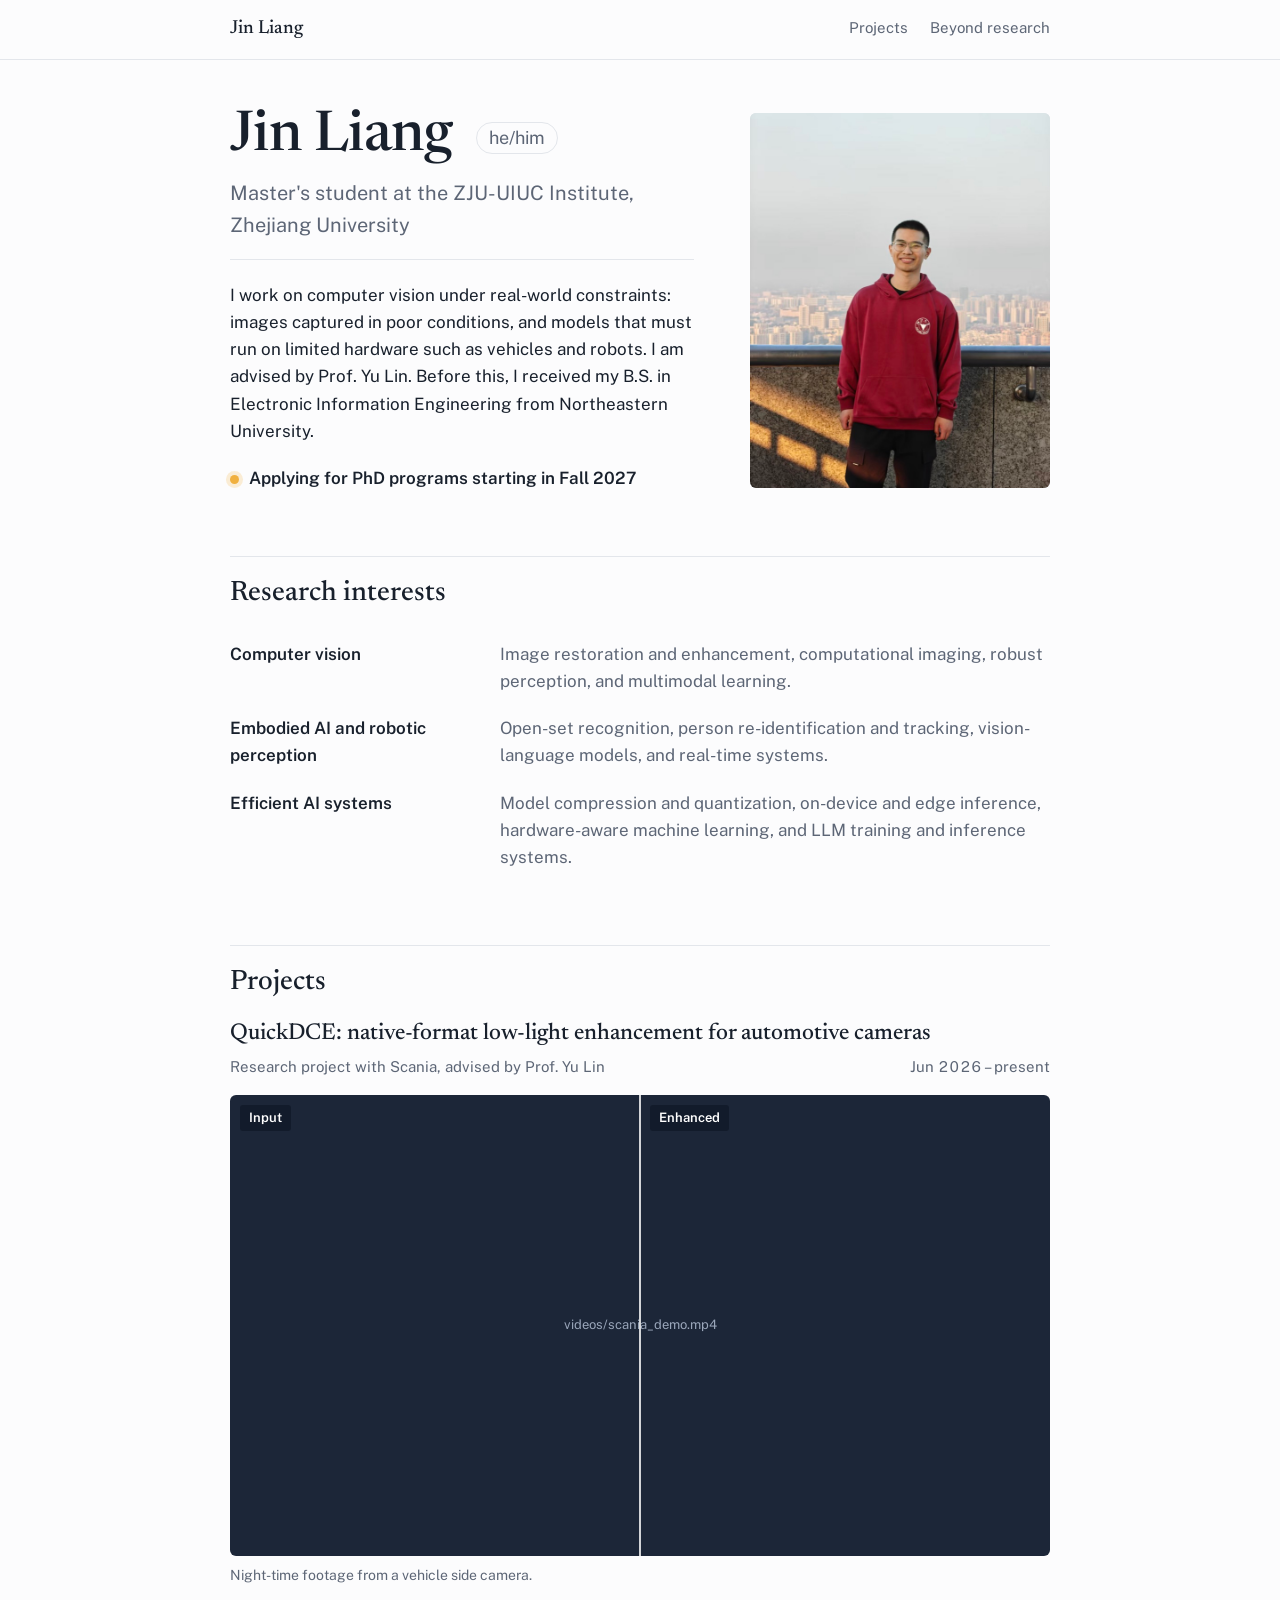
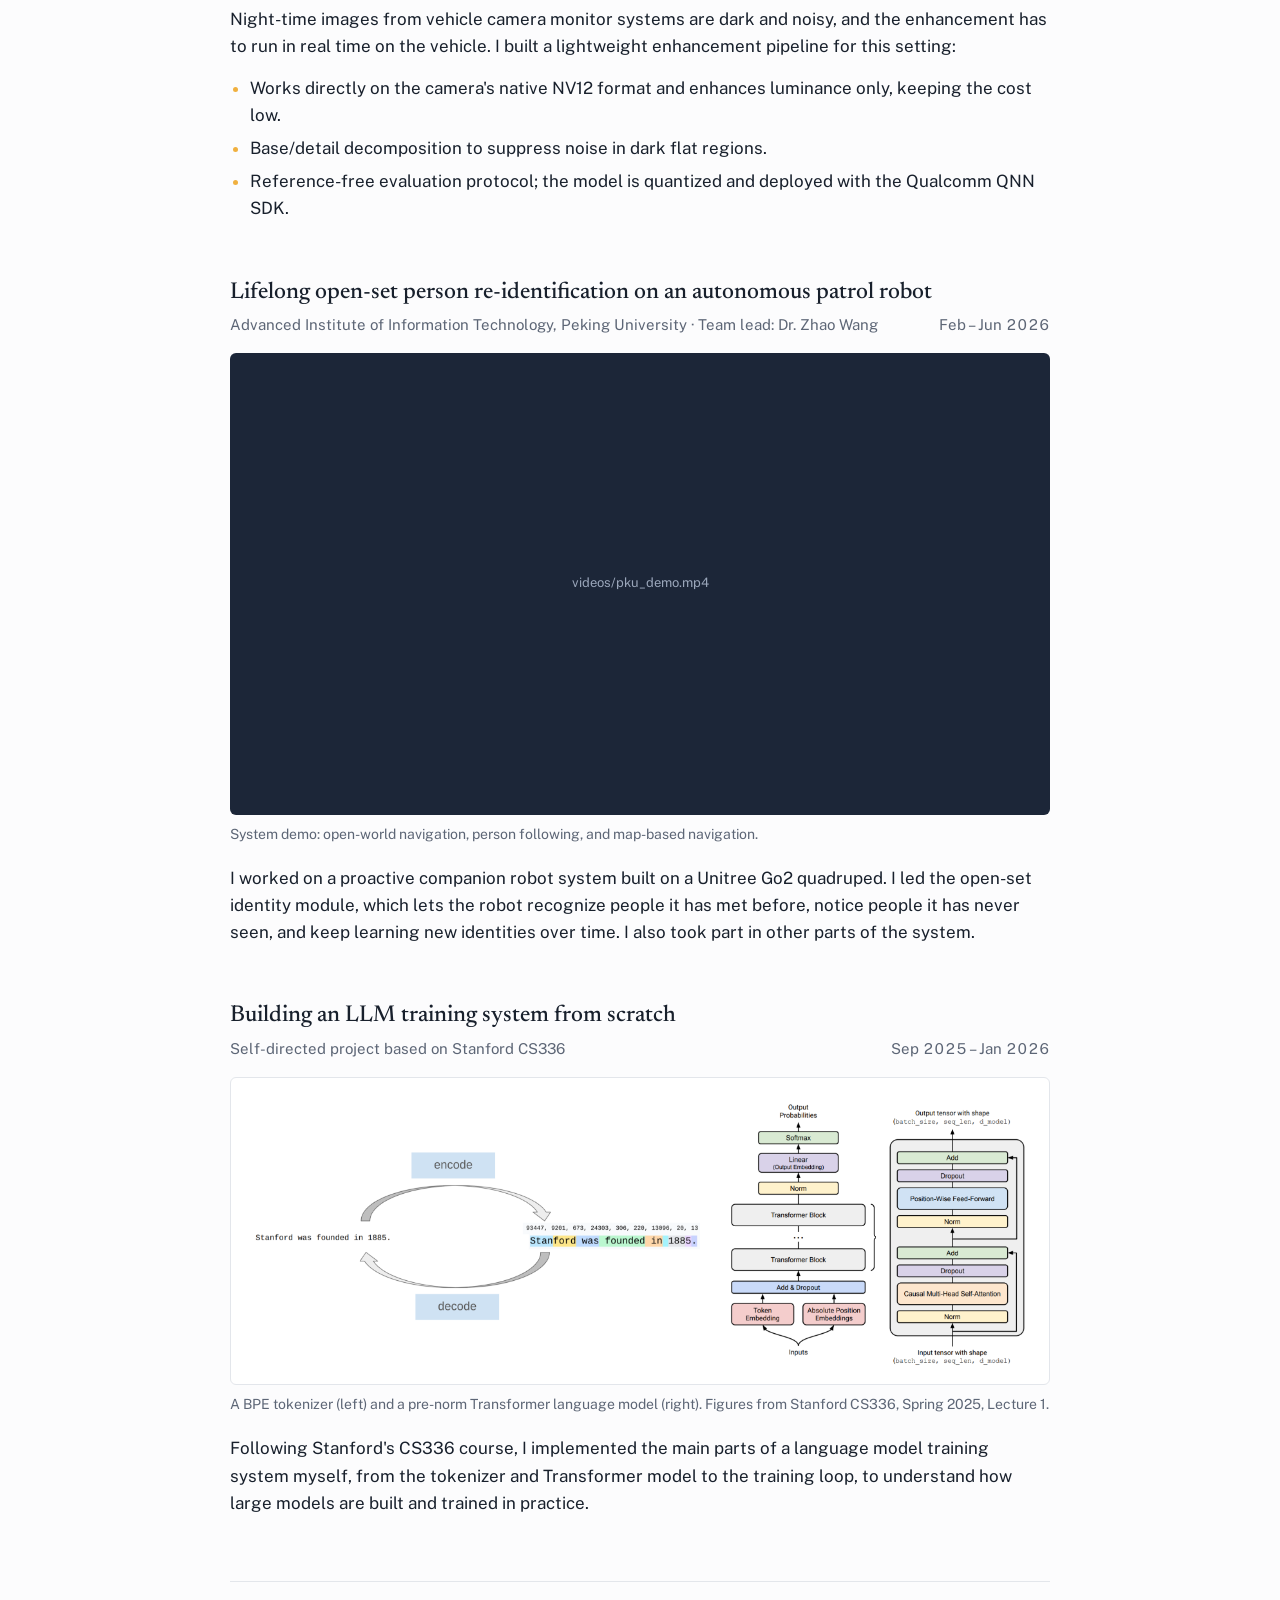
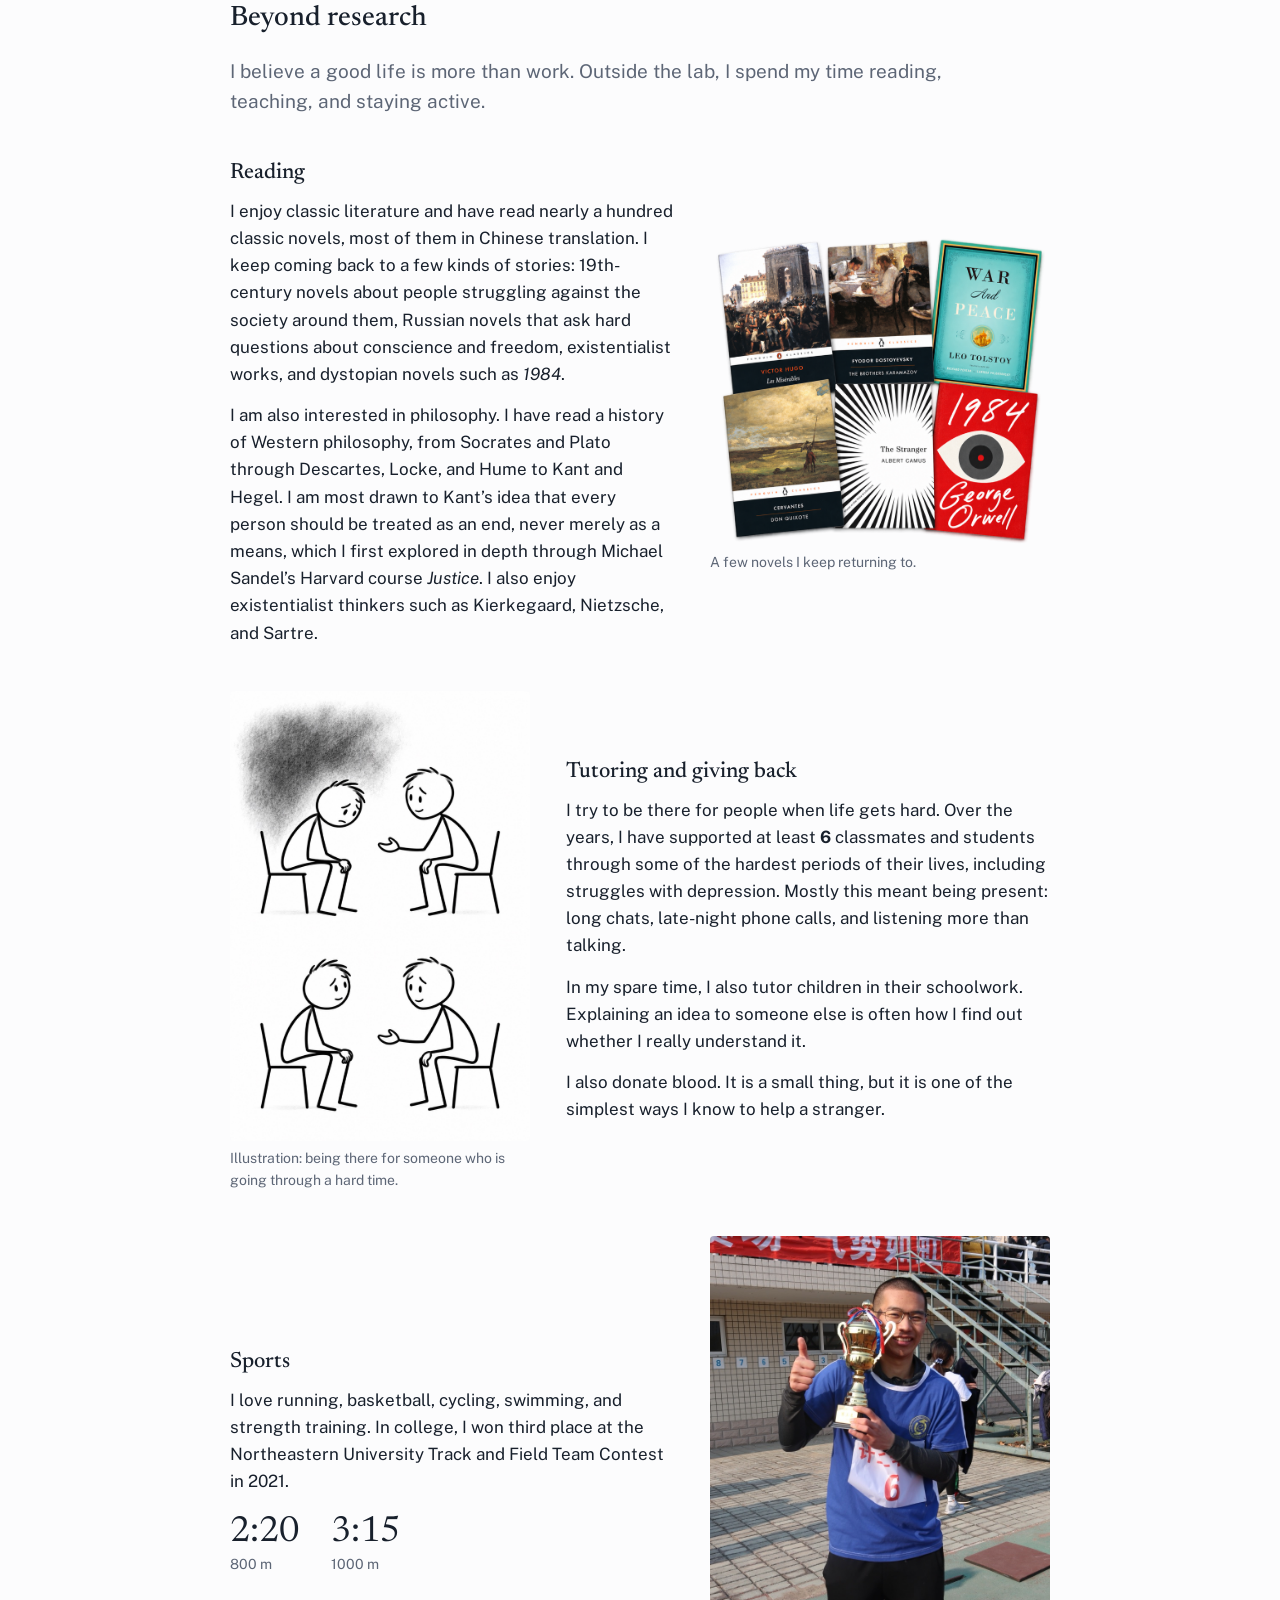
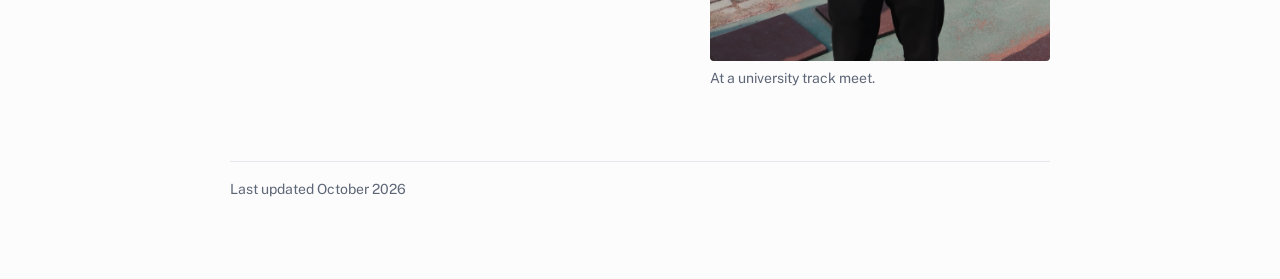
<file: index.html>
<!DOCTYPE html>
<html lang="en">
<head>
<meta charset="utf-8">
<meta name="viewport" content="width=device-width, initial-scale=1">
<meta name="robots" content="noindex, nofollow">
<title>Jin Liang</title>
<meta name="description" content="Jin Liang, master's student in computer vision at the ZJU-UIUC Institute, Zhejiang University.">
<link rel="preconnect" href="https://fonts.googleapis.com">
<link rel="preconnect" href="https://fonts.gstatic.com" crossorigin>
<link href="https://fonts.googleapis.com/css2?family=Newsreader:opsz,wght@6..72,400;6..72,500;6..72,600&family=Public+Sans:ital,wght@0,400;0,600;1,400&display=swap" rel="stylesheet">
<link rel="stylesheet" href="style.css">
</head>
<body>

<header class="topbar">
  <div class="topbar-inner">
    <a class="wordmark" href="#top">Jin Liang</a>
    <nav class="nav" aria-label="Main">
      <a href="#projects">Projects</a>
      <a href="#beyond">Beyond research</a>
    </nav>
  </div>
</header>

<main class="page" id="top">

  <!-- ===== About ===== -->
  <section class="intro">
    <div class="intro-text">
      <h1>Jin Liang <span class="pronouns">he/him</span></h1>
      <p class="role">
        Master's student at the ZJU-UIUC Institute, Zhejiang University
      </p>
      <p>
        I work on computer vision under real-world constraints: images captured in poor
        conditions, and models that must run on limited hardware such as vehicles and
        robots. I am advised by Prof. Yu Lin. Before this, I received my B.S. in
        Electronic Information Engineering from Northeastern University.
      </p>
      <p class="status"><span class="lamp" aria-hidden="true"></span>Applying for PhD programs starting in Fall 2027</p>
    </div>
    <img class="avatar" src="images/avatar_full.jpg" alt="Photo of Jin Liang">
  </section>

  <!-- ===== Research Interests ===== -->
  <section>
    <h2>Research interests</h2>
    <dl class="interests">
      <div>
        <dt>Computer vision</dt>
        <dd>Image restoration and enhancement, computational imaging, robust perception, and multimodal learning.</dd>
      </div>
      <div>
        <dt>Embodied AI and robotic perception</dt>
        <dd>Open-set recognition, person re-identification and tracking, vision-language models, and real-time systems.</dd>
      </div>
      <div>
        <dt>Efficient AI systems</dt>
        <dd>Model compression and quantization, on-device and edge inference, hardware-aware machine learning, and LLM training and inference systems.</dd>
      </div>
    </dl>
  </section>

  <!-- ===== Projects ===== -->
  <section id="projects">
    <h2>Projects</h2>

    <article class="project">
      <h3>QuickDCE: native-format low-light enhancement for automotive cameras</h3>
      <p class="meta"><span>Research project with Scania, advised by Prof. Yu Lin</span><span class="date">Jun 2026 – present</span></p>

      <figure class="demo">
        <div class="demo-frame split">
          <video src="videos/scania_demo.mp4" poster="images/scania_demo.jpg"
                 autoplay muted loop playsinline preload="metadata"
                 aria-label="Side-by-side video: original night footage on the left, enhanced on the right"></video>
          <span class="demo-label left">Input</span>
          <span class="demo-label right">Enhanced</span>
        </div>
        <figcaption>Night-time footage from a vehicle side camera.</figcaption>
      </figure>

      <p>
        Night-time images from vehicle camera monitor systems are dark and noisy, and the
        enhancement has to run in real time on the vehicle. I built a lightweight
        enhancement pipeline for this setting:
      </p>
      <ul>
        <li>Works directly on the camera's native NV12 format and enhances luminance only, keeping the cost low.</li>
        <li>Base/detail decomposition to suppress noise in dark flat regions.</li>
        <li>Reference-free evaluation protocol; the model is quantized and deployed with the Qualcomm QNN SDK.</li>
      </ul>
    </article>

    <article class="project">
      <h3>Lifelong open-set person re-identification on an autonomous patrol robot</h3>
      <p class="meta"><span>Advanced Institute of Information Technology, Peking University · Team lead: Dr. Zhao Wang</span><span class="date">Feb – Jun 2026</span></p>

      <figure class="demo">
        <div class="demo-frame">
          <video src="videos/pku_demo.mp4" poster="images/pku_demo.jpg"
                 autoplay muted loop playsinline preload="metadata"
                 aria-label="System demo of the companion robot"></video>
        </div>
        <figcaption>System demo: open-world navigation, person following, and map-based navigation.</figcaption>
      </figure>

      <p>
        I worked on a proactive companion robot system built on a Unitree Go2 quadruped.
        I led the open-set identity module, which lets the robot recognize people it has
        met before, notice people it has never seen, and keep learning new identities
        over time. I also took part in other parts of the system.
      </p>
    </article>

    <article class="project">
      <h3>Building an LLM training system from scratch</h3>
      <p class="meta"><span>Self-directed project based on Stanford CS336</span><span class="date">Sep 2025 – Jan 2026</span></p>

      <figure class="demo">
        <div class="figure-pair">
          <img src="images/cs336_tokenizer.png" alt="Byte-pair tokenizer: a sentence is encoded into token IDs and decoded back to text">
          <img src="images/cs336_transformer.png" alt="Transformer language model architecture and the structure of one pre-norm block">
        </div>
        <figcaption>A BPE tokenizer (left) and a pre-norm Transformer language model (right). Figures from Stanford CS336, Spring 2025, Lecture 1.</figcaption>
      </figure>

      <p>
        Following Stanford's CS336 course, I implemented the main parts of a language
        model training system myself, from the tokenizer and Transformer model to the
        training loop, to understand how large models are built and trained in practice.
      </p>
    </article>
  </section>

  <!-- ===== Beyond research ===== -->
  <section id="beyond" class="beyond">
    <h2>Beyond research</h2>
    <p class="page-lede">
      I believe a good life is more than work. Outside the lab, I spend my time reading,
      teaching, and staying active.
    </p>

    <!-- Reading: text left, bookshelf right -->
    <div class="story">
      <div class="story-text">
        <h3>Reading</h3>
        <p>
          I enjoy classic literature and have read nearly a hundred classic novels, most
          of them in Chinese translation. I keep coming back to a few kinds of stories:
          19th-century novels about people struggling against the society around them,
          Russian novels that ask hard questions about conscience and freedom,
          existentialist works, and dystopian novels such as <cite>1984</cite>.
        </p>
        <p>
          I am also interested in philosophy. I have read a history of Western philosophy,
          from Socrates and Plato through Descartes, Locke, and Hume to Kant and Hegel.
          I am most drawn to Kant’s idea that every person should be treated as an end,
          never merely as a means, which I first explored in depth through Michael
          Sandel’s Harvard course <em>Justice</em>. I also enjoy existentialist thinkers
          such as Kierkegaard, Nietzsche, and Sartre.
        </p>
      </div>
      <figure class="story-photo books">
        <img src="images/life/books.png" alt="Covers of Les Misérables, The Brothers Karamazov, War and Peace, Don Quixote, The Stranger and 1984">
        <figcaption>A few novels I keep returning to.</figcaption>
      </figure>
    </div>

    <!-- Tutoring: illustration left, text right -->
    <div class="story flip">
      <div class="story-text">
        <h3>Tutoring and giving back</h3>
        <p>
          I try to be there for people when life gets hard. Over the years, I have
          supported at least <strong>6</strong> classmates and students through some of the hardest
          periods of their lives, including struggles with depression. Mostly this meant
          being present: long chats, late-night phone calls, and listening more than talking.
        </p>
        <p>
          In my spare time, I also tutor children in their schoolwork. Explaining an idea to
          someone else is often how I find out whether I really understand it.
        </p>
        <p>
          I also donate blood. It is a small thing, but it is one of the simplest ways I
          know to help a stranger.
        </p>
      </div>
      <figure class="story-photo illustration">
        <img src="images/life/support.jpg" alt="Two-panel line drawing: one person sits slumped under a dark cloud while a friend talks with him; in the second panel the cloud is gone and both are smiling">
        <figcaption>Illustration: being there for someone who is going through a hard time.</figcaption>
      </figure>
    </div>

    <!-- Sports: text left, photo right -->
    <div class="story">
      <div class="story-text">
        <h3>Sports</h3>
        <p>
          I love running, basketball, cycling, swimming, and strength training. In
          college, I won third place at the Northeastern University Track and Field Team Contest in 2021.
        </p>
        <dl class="times">
          <div><dt>800 m</dt><dd>2:20</dd></div>
          <div><dt>1000 m</dt><dd>3:15</dd></div>
        </dl>
      </div>
      <figure class="story-photo">
        <img src="images/life/sports.jpg" alt="Jin Liang holding a trophy at a university track meet">
        <figcaption>At a university track meet.</figcaption>
      </figure>
    </div>
  </section>

  <footer>
    <p>Last updated October 2026</p>
  </footer>

</main>
<script src="placeholder.js"></script>
</body>
</html>
</file>
<file: style.css>
/* Palette: cool paper, night-ink, and one sodium-streetlight amber,
   taken from the low-light driving footage the page leads with. */
:root {
  --paper: #fcfcfd;
  --ink: #18202c;
  --muted: #5d6676;
  --rule: #e3e6eb;
  --night: #0e1726;
  --lamp: #f0b03f;
  --link: #24479f;
  --serif: "Newsreader", Georgia, "Times New Roman", serif;
  --sans: "Public Sans", -apple-system, "Segoe UI", Helvetica, Arial, sans-serif;
}

* { box-sizing: border-box; }

html { -webkit-text-size-adjust: 100%; }

body {
  margin: 0;
  background: var(--paper);
  color: var(--ink);
  font-family: var(--sans);
  font-size: 17px;
  line-height: 1.6;
}

a { color: var(--link); text-decoration: underline; text-decoration-thickness: 1px; text-underline-offset: 3px; }
a:hover { text-decoration-color: var(--lamp); text-decoration-thickness: 2px; }
a:focus-visible, video:focus-visible { outline: 2px solid var(--link); outline-offset: 3px; border-radius: 2px; }

/* ---------- Top bar ---------- */
.topbar { border-bottom: 1px solid var(--rule); }
.topbar-inner {
  max-width: 860px;
  margin: 0 auto;
  padding: 14px 20px;
  display: flex;
  align-items: baseline;
  justify-content: space-between;
  gap: 16px;
}
.wordmark {
  font-family: var(--serif);
  font-size: 19px;
  font-weight: 500;
  color: var(--ink);
  text-decoration: none;
}
.nav { display: flex; gap: 22px; font-size: 15px; }
.nav a { color: var(--muted); text-decoration: none; padding-bottom: 3px; border-bottom: 2px solid transparent; }
.nav a:hover { color: var(--ink); }
.nav a[aria-current="page"] { color: var(--ink); border-bottom-color: var(--lamp); }

/* ---------- Page ---------- */
.page {
  max-width: 860px;
  margin: 0 auto;
  padding: 48px 20px 64px;
}

h1, h2, h3 { font-family: var(--serif); font-weight: 500; color: var(--ink); }

h1 {
  font-size: 46px;
  line-height: 1.05;
  letter-spacing: -0.01em;
  margin: 0 0 6px;
}

h2 {
  font-size: 28px;
  line-height: 1.2;
  margin: 64px 0 20px;
  padding-top: 20px;
  border-top: 1px solid var(--rule);
}

h3 {
  font-size: 23px;
  line-height: 1.25;
  margin: 0 0 6px;
}

p { margin: 0 0 14px; }

/* ---------- Intro ---------- */
.intro {
  display: grid;
  grid-template-columns: 1fr 300px;
  gap: 56px;
  align-items: center;
}
.intro h1 { font-size: 56px; margin-bottom: 10px; }
.intro-text > p:not(.role):not(.status) { max-width: 52ch; }
.role {
  font-size: 20px;
  color: var(--muted);
  margin-bottom: 22px;
  padding-bottom: 18px;
  border-bottom: 1px solid var(--rule);
}
.pronouns {
  display: inline-block;
  margin-left: 12px;
  padding: 1px 12px;
  border: 1px solid var(--rule);
  border-radius: 999px;
  font-family: var(--sans);
  font-size: 18px;
  font-weight: 400;
  line-height: 1.6;
  letter-spacing: 0;
  color: var(--muted);
  white-space: nowrap;
  vertical-align: middle;
}
.status {
  display: inline-flex;
  align-items: flex-start;
  gap: 10px;
  margin: 6px 0 0;
  font-weight: 600;
}
.lamp {
  width: 9px;
  height: 9px;
  border-radius: 50%;
  background: var(--lamp);
  box-shadow: 0 0 0 4px rgba(240, 176, 63, 0.22);
  flex-shrink: 0;
  margin-top: 0.6em;
}
.avatar {
  width: 300px;
  aspect-ratio: 4 / 5;
  object-fit: cover;
  object-position: center 35%;
  display: block;
  border-radius: 6px;
  background: var(--rule);
}

/* ---------- Interests ---------- */
.interests { margin: 0; }
.interests > div {
  display: grid;
  grid-template-columns: 250px 1fr;
  gap: 20px;
  padding: 10px 0;
}
.interests dt { font-weight: 600; }
.interests dd { margin: 0; color: var(--muted); }

/* ---------- Projects ---------- */
.project { margin-bottom: 56px; }
.project:last-child { margin-bottom: 0; }

.meta {
  display: flex;
  flex-wrap: wrap;
  justify-content: space-between;
  gap: 2px 16px;
  color: var(--muted);
  font-size: 15px;
  margin-bottom: 16px;
}
.meta .date { white-space: nowrap; font-variant-numeric: tabular-nums; }

.demo { margin: 0 0 20px; }
.demo-frame {
  position: relative;
  background: var(--night);
  border-radius: 6px;
  overflow: hidden;
}
.demo-frame video,
.demo-frame img {
  display: block;
  width: 100%;
  height: auto;
}
.demo-frame.split::after {
  content: "";
  position: absolute;
  top: 0;
  bottom: 0;
  left: 50%;
  width: 2px;
  margin-left: -1px;
  background: rgba(255, 255, 255, 0.8);
  pointer-events: none;
}
.demo-label {
  position: absolute;
  top: 10px;
  padding: 3px 9px;
  border-radius: 3px;
  background: rgba(14, 23, 38, 0.72);
  color: #fff;
  font-size: 13px;
  font-weight: 600;
  pointer-events: none;
}
.demo-label.left { left: 10px; }
.demo-label.right { left: calc(50% + 10px); }
.demo figcaption { font-size: 14px; color: var(--muted); margin-top: 8px; }

.project ul { margin: 0; padding-left: 20px; }
.project li { margin-bottom: 6px; }
.project li::marker { color: var(--lamp); }

/* ---------- Publications ---------- */
.pubs { list-style: none; margin: 0; padding: 0; }
.pubs li { display: flex; flex-direction: column; gap: 2px; }
.pub-title { font-family: var(--serif); font-size: 19px; line-height: 1.35; }
.pub-authors { color: var(--muted); }
.pub-venue { font-style: italic; color: var(--muted); font-size: 15px; }

ul.plain { margin: 0; padding-left: 20px; }

/* ---------- Beyond research ---------- */
html { scroll-behavior: smooth; }
section[id] { scroll-margin-top: 24px; }

.page-lede { font-size: 19px; color: var(--muted); max-width: 60ch; margin-bottom: 8px; }

/* Each hobby is a text-and-photo row; rows alternate sides */
.story {
  display: grid;
  grid-template-columns: 1fr 340px;
  gap: 36px;
  align-items: center;
  margin-top: 44px;
}
.story.flip { grid-template-columns: 300px 1fr; }
.story.flip.wide-figure { grid-template-columns: 380px 1fr; }
.story.flip .story-photo { order: -1; }
.story > * { min-width: 0; }
.story-text h3 { font-size: 22px; margin-bottom: 10px; }
.story-text p:last-child { margin-bottom: 0; }
.story-text cite { font-style: italic; }

.story-photo { margin: 0; }
.story-photo img {
  display: block;
  width: 100%;
  aspect-ratio: 4 / 5;
  object-fit: cover;
  border-radius: 4px;
  background: var(--rule);
}
.story-photo figcaption { font-size: 14px; color: var(--muted); margin-top: 6px; }
/* Book-cover collage: show it whole, on the page background (the PNG is transparent) */
.story-photo.books img { aspect-ratio: auto; object-fit: contain; background: none; border-radius: 0; }
/* Drawn illustration: show it whole, no photo crop */
.story-photo.illustration img { aspect-ratio: auto; object-fit: contain; background: none; }

/* Two course figures side by side on a white card */
.figure-pair {
  display: grid;
  grid-template-columns: 1.45fr 1fr;
  gap: 20px;
  align-items: center;
  padding: 18px;
  background: #fff;
  border: 1px solid var(--rule);
  border-radius: 6px;
}
.figure-pair img { display: block; width: 100%; height: auto; }

/* The bookshelf: favorite novels drawn as standing spines (pure CSS, no cover art) */
.bookshelf-wrap { margin: 0; }
.bookshelf {
  list-style: none;
  margin: 0;
  padding: 0 10px;
  height: 330px;
  display: flex;
  align-items: flex-end;
  justify-content: center;
  gap: 6px;
}
.spine {
  position: relative;
  display: flex;
  flex-direction: column;
  align-items: center;
  justify-content: space-between;
  padding: 16px 0 12px;
  border-radius: 3px 3px 1px 1px;
  color: #f7f3ea;
  box-shadow: inset -6px 0 0 rgba(0, 0, 0, 0.14), inset 2px 0 0 rgba(255, 255, 255, 0.12);
}
/* two thin bands near the top of each spine, like cloth bindings */
.spine::before {
  content: "";
  position: absolute;
  left: 0;
  right: 0;
  top: 8px;
  height: 5px;
  border-top: 1px solid currentColor;
  border-bottom: 1px solid currentColor;
  opacity: 0.45;
}
.spine cite {
  writing-mode: vertical-rl;
  transform: rotate(180deg);
  font-family: var(--serif);
  font-style: normal;
  font-weight: 500;
  font-size: 17px;
  letter-spacing: 0.02em;
  white-space: nowrap;
  margin-top: 10px;
}
.spine span {
  writing-mode: vertical-rl;
  transform: rotate(180deg);
  font-size: 11px;
  letter-spacing: 0.08em;
  opacity: 0.8;
}
.s1 { width: 52px; height: 300px; background: #1f2f4f; }
.s2 { width: 60px; height: 322px; background: #7a2f35; }
.s3 { width: 64px; height: 310px; background: #3b4a3a; }
.s4 { width: 50px; height: 282px; background: #d8cdb6; color: #2a2620; }
.s6 { width: 44px; height: 262px; background: #4a5568; }
.s5 { width: 42px; height: 246px; background: var(--lamp); color: #1d1608; transform: rotate(-6deg); transform-origin: bottom left; margin-left: 10px; }
.plank {
  height: 10px;
  margin: 0 -2px;
  background: #c9ced6;
  border-radius: 2px;
  box-shadow: 0 6px 12px -8px rgba(24, 32, 44, 0.5);
}
.bookshelf-wrap figcaption { font-size: 14px; color: var(--muted); margin-top: 10px; }

.times {
  display: flex;
  gap: 32px;
  margin: 18px 0 0;
}
.times div { display: flex; flex-direction: column-reverse; }
.times dt { font-size: 14px; color: var(--muted); }
.times dd {
  margin: 0;
  font-family: var(--serif);
  font-size: 36px;
  line-height: 1.1;
  font-variant-numeric: tabular-nums;
}

/* ---------- Footer ---------- */
footer {
  margin-top: 72px;
  padding-top: 16px;
  border-top: 1px solid var(--rule);
  color: var(--muted);
  font-size: 14px;
}

/* ---------- Placeholders for missing media ---------- */
.placeholder {
  display: flex;
  align-items: center;
  justify-content: center;
  text-align: center;
  min-height: 140px;
  padding: 12px;
  background: #eef0f3;
  border: 1px dashed #b5bcc7;
  color: var(--muted);
  font-size: 13px;
  word-break: break-all;
}
.demo-frame .placeholder { aspect-ratio: 16 / 9; border: 0; background: #1c2638; color: #9aa6ba; }
.avatar.placeholder { width: 300px; aspect-ratio: 4 / 5; border-radius: 6px; }
.story-photo .placeholder { aspect-ratio: 4 / 5; border-radius: 4px; }

/* ---------- Small screens ---------- */
@media (max-width: 680px) {
  body { font-size: 16px; }
  .page { padding-top: 32px; }
  h1 { font-size: 38px; }
  h2 { font-size: 25px; margin-top: 48px; }
  h3 { font-size: 21px; }
  .intro { grid-template-columns: 1fr; gap: 24px; }
  .intro h1 { font-size: 42px; }
  .avatar, .avatar.placeholder { width: 100%; max-width: 320px; order: -1; }
  .interests > div { grid-template-columns: 1fr; gap: 2px; }
  .story, .story.flip, .story.flip.wide-figure { grid-template-columns: 1fr; gap: 16px; margin-top: 36px; }
  .story.flip .story-photo { order: 0; }
  .story-photo img, .story-photo .placeholder { aspect-ratio: 4 / 3; }
  .story-photo.books img, .story-photo.illustration img { aspect-ratio: auto; }
  .story-photo.illustration { max-width: 100%; }
  .figure-pair { grid-template-columns: 1fr; }
  .bookshelf { height: 290px; }
  .s1 { height: 270px; } .s2 { height: 292px; } .s3 { height: 280px; } .s4 { height: 254px; } .s6 { height: 236px; } .s5 { height: 222px; }
  .spine cite { font-size: 14px; }
  .bookshelf { gap: 4px; padding: 0 4px; }
  .s1 { width: 44px; } .s2 { width: 50px; } .s3 { width: 52px; } .s4 { width: 42px; } .s6 { width: 38px; } .s5 { width: 36px; margin-left: 8px; }
  .nav { gap: 14px; font-size: 14px; }
  .topbar-inner { flex-wrap: wrap; }
}

@media (prefers-reduced-motion: reduce) {
  html { scroll-behavior: auto; }
}
</file>
